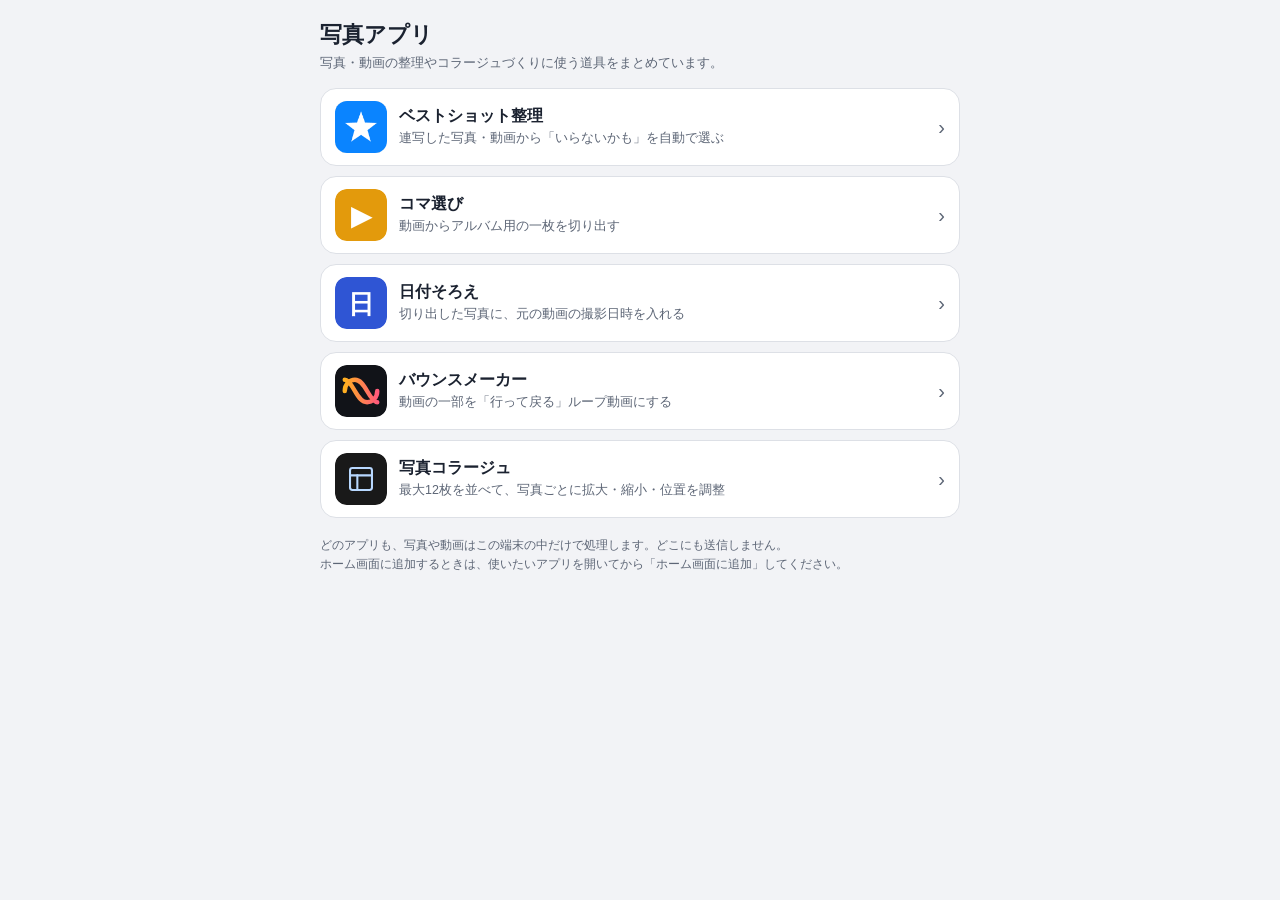
<file: index.html>
<!DOCTYPE html>
<html lang="ja">
<head>
<meta charset="utf-8">
<meta name="viewport" content="width=device-width, initial-scale=1, viewport-fit=cover">
<meta name="apple-mobile-web-app-capable" content="yes">
<meta name="mobile-web-app-capable" content="yes">
<meta name="apple-mobile-web-app-title" content="写真アプリ">
<title>写真アプリ</title>
<style>
  :root { --bg:#f2f3f6; --card:#fff; --fg:#1b2230; --mute:#5d6676; --line:#dde0e6; }
  @media (prefers-color-scheme: dark) { :root { --bg:#111318; --card:#1b1e26; --fg:#eef0f5; --mute:#9aa1b2; --line:#2b2f3a; } }
  * { box-sizing:border-box; -webkit-tap-highlight-color:transparent; }
  body { margin:0; background:var(--bg); color:var(--fg);
    font-family:-apple-system,BlinkMacSystemFont,"Hiragino Sans","Noto Sans JP",sans-serif;
    padding:env(safe-area-inset-top) max(16px, env(safe-area-inset-right)) calc(env(safe-area-inset-bottom) + 24px) max(16px, env(safe-area-inset-left)); }
  main { max-width:640px; margin:0 auto; }
  h1 { font-size:22px; margin:20px 0 4px; }
  p.lead { margin:0 0 16px; color:var(--mute); font-size:13px; }
  ul { list-style:none; margin:0; padding:0; display:grid; gap:10px; }
  a { display:grid; grid-template-columns:52px 1fr auto; gap:12px; align-items:center; padding:12px 14px;
    background:var(--card); border:1px solid var(--line); border-radius:16px; color:inherit; text-decoration:none; }
  a:active { opacity:.7; }
  img { width:52px; height:52px; border-radius:12px; display:block; }
  b { display:block; font-size:16px; }
  span { display:block; color:var(--mute); font-size:12.5px; line-height:1.5; margin-top:2px; }
  i { font-style:normal; color:var(--mute); font-size:20px; }
  footer { margin-top:18px; color:var(--mute); font-size:12px; line-height:1.6; }
</style>
</head>
<body>
<main>
  <h1>写真アプリ</h1>
  <p class="lead">写真・動画の整理やコラージュづくりに使う道具をまとめています。</p>
  <ul>
    <li><a href="best-shot-picker/"><img src="best-shot-picker/icon-180.png" alt=""><div><b>ベストショット整理</b><span>連写した写真・動画から「いらないかも」を自動で選ぶ</span></div><i>›</i></a></li>
    <li><a href="koma/"><img src="koma/icon.svg" alt=""><div><b>コマ選び</b><span>動画からアルバム用の一枚を切り出す</span></div><i>›</i></a></li>
    <li><a href="hizuke/"><img src="hizuke/icon.svg" alt=""><div><b>日付そろえ</b><span>切り出した写真に、元の動画の撮影日時を入れる</span></div><i>›</i></a></li>
    <li><a href="bounce/"><img src="bounce/icon.svg" alt=""><div><b>バウンスメーカー</b><span>動画の一部を「行って戻る」ループ動画にする</span></div><i>›</i></a></li>
    <li><a href="motto/"><img src="motto/icon.svg" alt=""><div><b>写真コラージュ</b><span>最大12枚を並べて、写真ごとに拡大・縮小・位置を調整</span></div><i>›</i></a></li>
  </ul>
  <footer>どのアプリも、写真や動画はこの端末の中だけで処理します。どこにも送信しません。<br>ホーム画面に追加するときは、使いたいアプリを開いてから「ホーム画面に追加」してください。</footer>
</main>
</body>
</html>
</file>
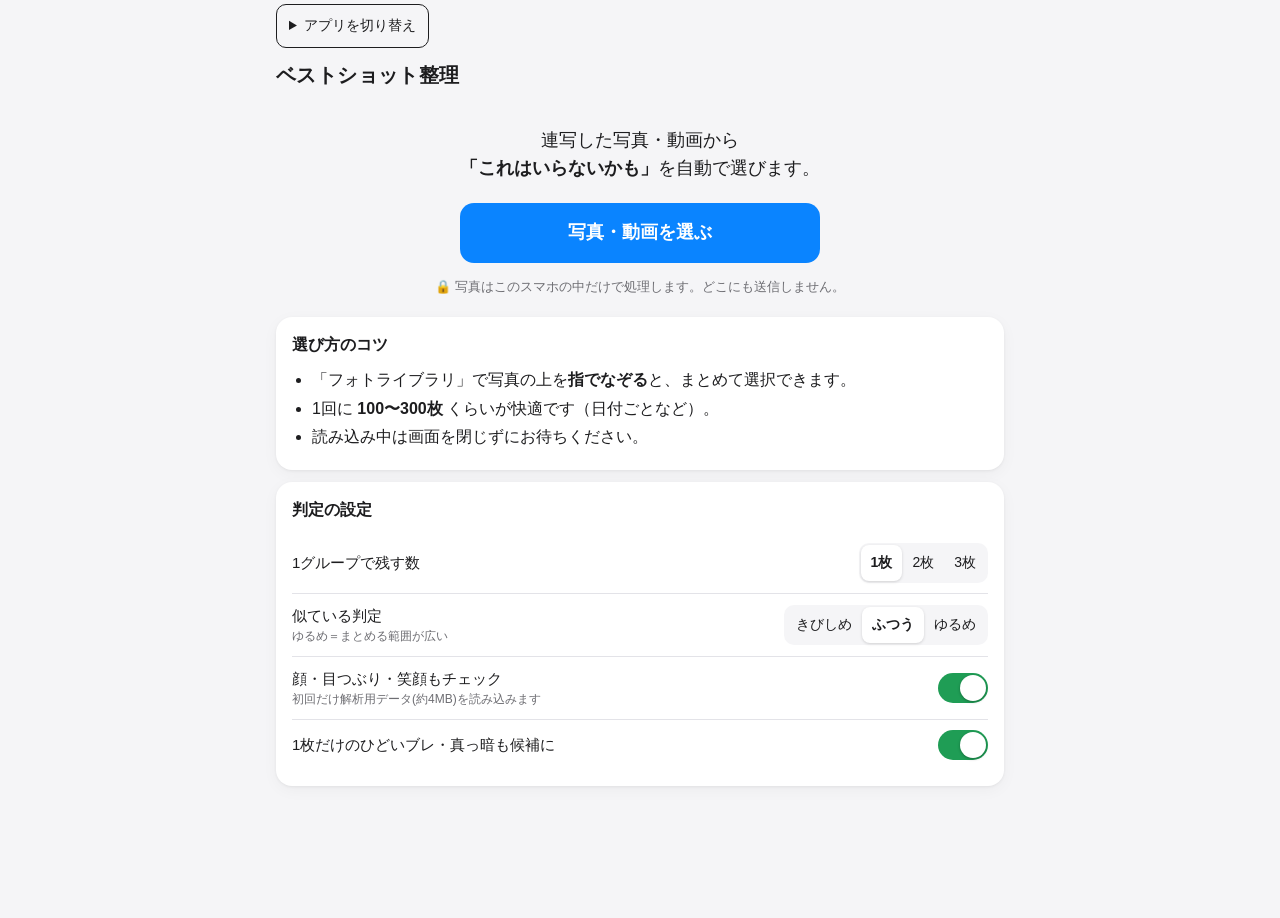
<file: best-shot-picker/index.html>
<!doctype html>
<html lang="ja">
<head>
  <meta charset="utf-8">
  <meta name="viewport" content="width=device-width, initial-scale=1, viewport-fit=cover">
  <title>ベストショット整理</title>
  <meta name="description" content="連写した写真・動画から「いらないかも」を自動で選ぶ。写真は端末の外に送信しません。">
  <meta name="theme-color" content="#f5f5f7" media="(prefers-color-scheme: light)">
  <meta name="theme-color" content="#111113" media="(prefers-color-scheme: dark)">
  <meta name="apple-mobile-web-app-capable" content="yes">
  <meta name="apple-mobile-web-app-title" content="ベストショット">
  <meta name="apple-mobile-web-app-status-bar-style" content="default">
  <link rel="apple-touch-icon" href="icon-180.png">
  <link rel="icon" href="icon-180.png">
  <link rel="manifest" href="manifest.webmanifest">
  <link rel="stylesheet" href="css/style.css">
<link rel="stylesheet" href="../app-nav.css">
</head>
<body>
  <nav class="photo-app-nav" aria-label="写真アプリ">
    <details>
      <summary>アプリを切り替え</summary>
      <ul>
        <li><a href="../koma/">コマ選び</a></li>
        <li><a href="../hizuke/">日付そろえ</a></li>
        <li><a href="../bounce/">バウンスメーカー</a></li>
        <li><a href="../motto/">写真コラージュ</a></li>
        <li><a href="../">写真アプリ一覧</a></li>
      </ul>
    </details>
  </nav>
  <header class="appbar">
    <h1>ベストショット整理</h1>
    <button id="btn-home" class="icon-btn" hidden aria-label="最初の画面へ">⌂</button>
  </header>

  <!-- 1. スタート -->
  <section id="screen-start" class="screen">
    <div id="resume" class="card resume" hidden></div>

    <div class="hero">
      <p class="lead">連写した写真・動画から<br><b>「これはいらないかも」</b>を自動で選びます。</p>
      <label class="primary big pick">
        <input id="file-input" type="file" accept="image/*,video/*" multiple hidden>
        写真・動画を選ぶ
      </label>
      <p class="privacy">🔒 写真はこのスマホの中だけで処理します。どこにも送信しません。</p>
    </div>

    <div class="card">
      <h2>選び方のコツ</h2>
      <ul class="tips">
        <li>「フォトライブラリ」で写真の上を<b>指でなぞる</b>と、まとめて選択できます。</li>
        <li>1回に <b>100〜300枚</b> くらいが快適です（日付ごとなど）。</li>
        <li>読み込み中は画面を閉じずにお待ちください。</li>
      </ul>
    </div>

    <div class="card">
      <h2>判定の設定</h2>
      <div id="settings-start"></div>
    </div>
  </section>

  <!-- 2. 解析中 -->
  <section id="screen-progress" class="screen" hidden>
    <div class="progress-wrap">
      <img id="prog-thumb" alt="">
      <p id="prog-text">準備中…</p>
      <div class="bar"><i id="prog-bar"></i></div>
      <p id="prog-sub" class="muted"></p>
      <button id="btn-cancel" class="ghost">中止して結果を見る</button>
    </div>
  </section>

  <!-- 3. 確認 -->
  <section id="screen-review" class="screen" hidden>
    <div class="summary">
      <div><b id="sum-del">0</b> 件が削除候補 <span id="sum-size" class="muted"></span></div>
      <p class="muted small">✓=残す ✕=削除候補。右下の丸ボタンで切替、写真をタップで拡大。</p>
    </div>
    <details class="card settings-inline">
      <summary>判定の設定を変える</summary>
      <div id="settings-review"></div>
      <p class="muted small">変更すると、手動で切り替えた内容はリセットされます。</p>
    </details>
    <div id="group-list"></div>
    <div class="bottom-bar">
      <button id="btn-finish" class="primary">削除の手順へ進む →</button>
    </div>
  </section>

  <!-- 4. 削除の手順 -->
  <section id="screen-finish" class="screen" hidden>
    <div class="card album">
      <h2>まとめて削除する</h2>
      <p class="small">iPhoneの「ショートカット」アプリを使って、削除候補を写真アプリから<b>まとめて削除</b>します。消す前に「○枚の写真を削除しますか？」と確認が出ます。</p>
      <button id="btn-album" class="primary album-btn">まとめて削除</button>
      <p id="album-note" class="muted small"></p>
      <div id="album-mix" hidden>
        <p class="small"><b>⚠ 次の写真は自動では消しません。</b>同じ秒に「残す」写真があり、間違って消してしまうのを防ぐためです。下の一覧を見て手で消してください。</p>
        <div class="strip" id="album-mix-strip"></div>
      </div>
      <button id="btn-album-done" class="ghost" hidden>削除できた → 削除済みにする</button>
      <a class="link" href="shortcut.html">初めて使うとき：ショートカットの作り方（5分）</a>
    </div>

    <div class="card how">
      <h2>手で消す場合</h2>
      <p>iPhoneの仕組み上、ブラウザから写真を直接消すことはできません。ショートカットを使わないときは、この一覧を見ながら写真アプリで消してください。</p>
      <ol>
        <li>写真アプリで右上の<b>「選択」</b></li>
        <li>下の一覧と<b>同じ時刻</b>のあたりで、<b class="del-mark">✕</b> の写真をタップ</li>
        <li>🗑 で削除 → ここに戻って「削除した」をタップ</li>
      </ol>
      <p class="muted small">この画面の状態は自動で保存されます。アプリを行き来しても大丈夫。<br>消した写真は「最近削除した項目」に30日間残ります。</p>
    </div>
    <div class="finish-progress">
      <div class="bar"><i id="fin-bar"></i></div>
      <p id="fin-text"></p>
    </div>
    <div id="finish-list"></div>
    <div class="finish-actions">
      <button id="btn-back-review" class="ghost">← 選び直す</button>
      <button id="btn-new" class="ghost">新しく整理する</button>
    </div>
  </section>

  <!-- 拡大表示 -->
  <div id="viewer" class="viewer" hidden>
    <div class="v-top">
      <button id="v-close" class="icon-btn" aria-label="閉じる">✕</button>
      <span id="v-pos"></span>
      <span id="v-time" class="muted"></span>
    </div>
    <div class="v-stage" id="v-stage">
      <img id="v-img" alt="">
      <video id="v-video" controls playsinline hidden></video>
    </div>
    <div class="v-info" id="v-info"></div>
    <div class="v-actions">
      <button id="v-prev" class="icon-btn big" aria-label="前へ">‹</button>
      <button id="v-toggle" class="toggle-big"></button>
      <button id="v-next" class="icon-btn big" aria-label="次へ">›</button>
    </div>
  </div>

  <div id="toast" class="toast" hidden></div>

  <script type="module" src="js/app.js"></script>
</body>
</html>
</file>
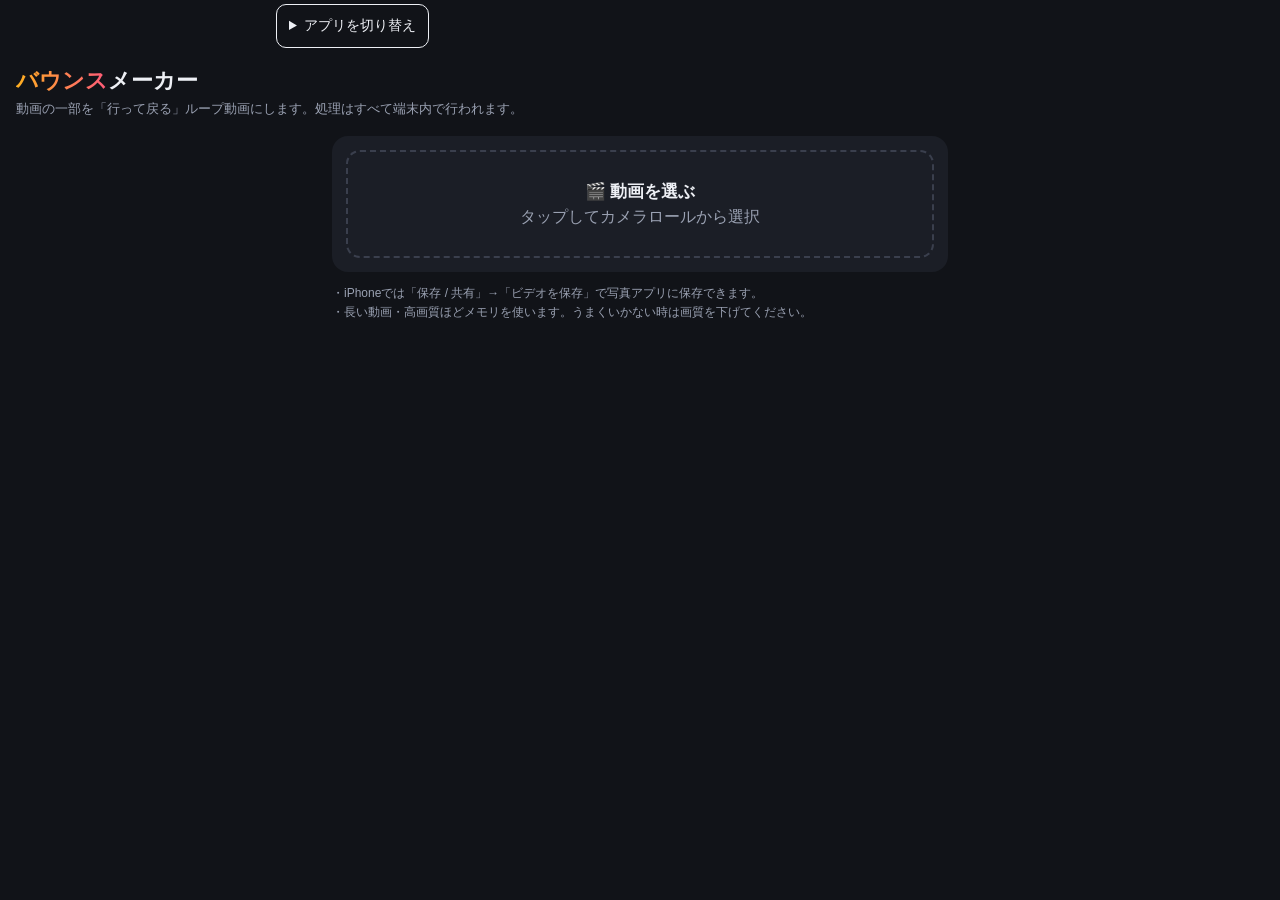
<file: bounce/index.html>
<!DOCTYPE html>
<html lang="ja">
<head>
<meta charset="utf-8">
<meta name="viewport" content="width=device-width, initial-scale=1, viewport-fit=cover">
<meta name="apple-mobile-web-app-capable" content="yes">
<meta name="mobile-web-app-capable" content="yes">
<meta name="apple-mobile-web-app-title" content="バウンス">
<meta name="theme-color" content="#111318">
<title>バウンスメーカー</title>
<link rel="icon" href="icon.svg" type="image/svg+xml">
<link rel="manifest" href="manifest.webmanifest">
<style>
  :root { --bg:#111318; --card:#1b1e26; --fg:#eef0f5; --mute:#9aa1b2; --acc:#ffb020; --acc2:#ff5a7a; }
  * { box-sizing:border-box; -webkit-tap-highlight-color:transparent; }
  body { margin:0; background:var(--bg); color:var(--fg);
    font-family:-apple-system,BlinkMacSystemFont,"Hiragino Sans","Noto Sans JP",sans-serif;
    padding:env(safe-area-inset-top) 0 calc(env(safe-area-inset-bottom) + 24px); }
  header { padding:18px 16px 6px; }
  h1 { margin:0; font-size:22px; }
  h1 span { background:linear-gradient(90deg,var(--acc),var(--acc2)); -webkit-background-clip:text; background-clip:text; color:transparent; }
  header p { margin:4px 0 0; color:var(--mute); font-size:13px; }
  main { max-width:640px; margin:0 auto; padding:0 12px; }
  .card { background:var(--card); border-radius:16px; padding:14px; margin-top:12px; }
  .pick { display:block; text-align:center; padding:28px 12px; border:2px dashed #3a3f4d; border-radius:14px; color:var(--mute); cursor:pointer; }
  .pick b { display:block; color:var(--fg); font-size:17px; margin-bottom:4px; }
  input[type=file] { display:none; }
  video, canvas.view { width:100%; max-height:60vh; object-fit:contain; background:#000; border-radius:12px; display:block; }
  .row { margin-top:14px; }
  .row label { display:flex; justify-content:space-between; font-size:14px; margin-bottom:6px; }
  .row label output { color:var(--acc); font-variant-numeric:tabular-nums; }
  input[type=range] { width:100%; accent-color:var(--acc); height:28px; }
  .seg { display:flex; gap:6px; }
  .seg button { flex:1; padding:9px 0; border-radius:10px; border:1px solid #333847; background:transparent; color:var(--fg); font-size:14px; }
  .seg button.on { background:var(--acc); color:#111; border-color:var(--acc); font-weight:700; }
  .btn { width:100%; margin-top:14px; padding:15px; border:0; border-radius:14px; font-size:17px; font-weight:700;
    background:linear-gradient(90deg,var(--acc),var(--acc2)); color:#111; }
  .btn.sub { background:#2a2e3a; color:var(--fg); }
  .btn:disabled { opacity:.45; }
  .progress { height:6px; background:#2a2e3a; border-radius:3px; overflow:hidden; margin-top:12px; display:none; }
  .progress > div { height:100%; width:0; background:var(--acc); transition:width .1s; }
  .status { color:var(--mute); font-size:13px; margin-top:8px; min-height:1em; }
  .hidden { display:none !important; }
  a.dl { display:block; text-align:center; margin-top:10px; color:var(--acc); font-size:14px; }
  .note { color:var(--mute); font-size:12px; line-height:1.6; }
</style>
<link rel="stylesheet" href="../app-nav.css">
</head>
<body>
<nav class="photo-app-nav" aria-label="写真アプリ">
  <details>
    <summary>アプリを切り替え</summary>
    <ul>
      <li><a href="../best-shot-picker/">ベストショット整理</a></li>
      <li><a href="../koma/">コマ選び</a></li>
      <li><a href="../hizuke/">日付そろえ</a></li>
      <li><a href="../motto/">写真コラージュ</a></li>
      <li><a href="../">写真アプリ一覧</a></li>
    </ul>
  </details>
</nav>
<header>
  <h1><span>バウンス</span>メーカー</h1>
  <p>動画の一部を「行って戻る」ループ動画にします。処理はすべて端末内で行われます。</p>
</header>
<main>
  <section class="card">
    <label class="pick" id="pickLabel">
      <b>🎬 動画を選ぶ</b>タップしてカメラロールから選択
      <input type="file" id="file" accept="video/*">
    </label>
    <div id="editor" class="hidden">
      <video id="src" playsinline muted preload="auto"></video>
      <div class="row">
        <label>開始位置 <output id="startOut">0.00s</output></label>
        <input type="range" id="start" min="0" max="1" step="0.01" value="0">
      </div>
      <div class="row">
        <label>長さ <output id="lenOut">1.5s</output></label>
        <input type="range" id="len" min="0.3" max="4" step="0.1" value="1.5">
      </div>
      <div class="row">
        <label>スピード</label>
        <div class="seg" data-key="speed">
          <button data-v="0.5">0.5x</button><button data-v="1">1x</button><button data-v="1.5" class="on">1.5x</button><button data-v="2">2x</button>
        </div>
      </div>
      <div class="row">
        <label>ループ回数（書き出し時）</label>
        <div class="seg" data-key="loops">
          <button data-v="1">1</button><button data-v="2">2</button><button data-v="3" class="on">3</button><button data-v="5">5</button>
        </div>
      </div>
      <div class="row">
        <label>画質</label>
        <div class="seg" data-key="size">
          <button data-v="480">低</button><button data-v="720" class="on">中</button><button data-v="1080">高</button>
        </div>
      </div>
      <div class="row">
        <label>なめらかさ (fps)</label>
        <div class="seg" data-key="fps">
          <button data-v="15">15</button><button data-v="24">24</button><button data-v="30" class="on">30</button>
        </div>
      </div>
      <button class="btn" id="make">バウンスを作る</button>
      <div class="progress" id="prog"><div></div></div>
      <div class="status" id="status"></div>
    </div>
  </section>

  <section class="card hidden" id="previewCard">
    <canvas class="view" id="view"></canvas>
    <button class="btn" id="export">動画として書き出す</button>
  </section>

  <section class="card hidden" id="resultCard">
    <video id="result" playsinline loop muted autoplay controls></video>
    <button class="btn" id="share">保存 / 共有</button>
    <a class="dl" id="dl" download>ファイルをダウンロード</a>
  </section>

  <p class="note">
    ・iPhoneでは「保存 / 共有」→「ビデオを保存」で写真アプリに保存できます。<br>
    ・長い動画・高画質ほどメモリを使います。うまくいかない時は画質を下げてください。
  </p>
</main>

<script>
(() => {
  const $ = id => document.getElementById(id);
  const fileIn = $('file'), src = $('src'), view = $('view'), vctx = view.getContext('2d');
  const startIn = $('start'), lenIn = $('len');
  const opts = { speed: 1.5, loops: 3, size: 720, fps: 30 };
  let frames = [], playing = 0, srcURL = null, resultURL = null, resultBlob = null, primed = false;

  // segmented buttons
  document.querySelectorAll('.seg').forEach(seg => {
    seg.addEventListener('click', e => {
      const b = e.target.closest('button'); if (!b) return;
      seg.querySelectorAll('button').forEach(x => x.classList.toggle('on', x === b));
      opts[seg.dataset.key] = parseFloat(b.dataset.v);
    });
  });

  const setStatus = t => $('status').textContent = t;
  const setProg = p => {
    $('prog').style.display = p == null ? 'none' : 'block';
    $('prog').firstElementChild.style.width = ((p || 0) * 100) + '%';
  };

  fileIn.addEventListener('change', () => {
    const f = fileIn.files[0]; if (!f) return;
    if (srcURL) URL.revokeObjectURL(srcURL);
    srcURL = URL.createObjectURL(f);
    primed = false;
    src.src = srcURL;
    src.load();
    $('pickLabel').querySelector('b').textContent = '🎬 別の動画を選ぶ';
    $('editor').classList.remove('hidden');
    $('previewCard').classList.add('hidden');
    $('resultCard').classList.add('hidden');
    stopPreview();
    setStatus('読み込み中…');
  });

  src.addEventListener('loadedmetadata', () => {
    const d = src.duration;
    startIn.max = Math.max(0, d - 0.3).toFixed(2);
    startIn.value = 0;
    lenIn.max = Math.min(4, d).toFixed(1);
    lenIn.value = Math.min(1.5, d).toFixed(1);
    updateOut();
    seek(0.001);
    setStatus(`${d.toFixed(1)}秒 / ${src.videoWidth}×${src.videoHeight}`);
  });

  function updateOut() {
    $('startOut').textContent = (+startIn.value).toFixed(2) + 's';
    $('lenOut').textContent = (+lenIn.value).toFixed(1) + 's';
  }
  startIn.addEventListener('input', () => { updateOut(); src.currentTime = +startIn.value; });
  lenIn.addEventListener('input', updateOut);

  function seek(t) {
    return new Promise(res => {
      const done = () => { src.removeEventListener('seeked', done); clearTimeout(to); res(); };
      const to = setTimeout(done, 3000);
      src.addEventListener('seeked', done);
      src.currentTime = t;
    });
  }

  async function prime() {
    // iOS Safari doesn't paint video frames to canvas until it has played once
    if (primed) return;
    try { await src.play(); } catch (e) {}
    src.pause();
    primed = true;
  }

  $('make').addEventListener('click', async () => {
    if (!src.duration) return;
    $('make').disabled = true;
    stopPreview();
    frames.forEach(f => f.close && f.close());
    frames = [];
    try {
      await prime();
      const start = +startIn.value;
      const end = Math.min(src.duration - 0.01, start + (+lenIn.value));
      const step = opts.speed / opts.fps;
      const times = [];
      for (let t = start; t <= end; t += step) times.push(t);
      if (times.length < 2) throw new Error('範囲が短すぎます');

      const scale = Math.min(1, opts.size / Math.max(src.videoWidth, src.videoHeight));
      const w = Math.round(src.videoWidth * scale / 2) * 2, h = Math.round(src.videoHeight * scale / 2) * 2;
      const c = document.createElement('canvas'); c.width = w; c.height = h;
      const cx = c.getContext('2d');
      setStatus('フレームを取り出し中…');
      for (let i = 0; i < times.length; i++) {
        await seek(times[i]);
        cx.drawImage(src, 0, 0, w, h);
        let fr;
        if (window.createImageBitmap) fr = await createImageBitmap(c);
        else { fr = document.createElement('canvas'); fr.width = w; fr.height = h; fr.getContext('2d').drawImage(c, 0, 0); }
        frames.push(fr);
        setProg((i + 1) / times.length);
      }
      view.width = w; view.height = h;
      $('previewCard').classList.remove('hidden');
      $('resultCard').classList.add('hidden');
      setStatus(`${frames.length}フレーム（${w}×${h}）`);
      startPreview();
      $('previewCard').scrollIntoView({ behavior: 'smooth' });
    } catch (e) {
      setStatus('エラー: ' + e.message);
    } finally {
      setProg(null);
      $('make').disabled = false;
    }
  });

  // forward then backward, without repeating the end frames
  const bounceOrder = () => {
    const n = frames.length, o = [];
    for (let i = 0; i < n; i++) o.push(i);
    for (let i = n - 2; i > 0; i--) o.push(i);
    return o;
  };

  function startPreview() {
    const order = bounceOrder(), id = ++playing, iv = 1000 / opts.fps;
    let t0 = performance.now();
    const tick = now => {
      if (id !== playing) return;
      const k = Math.max(0, Math.floor((now - t0) / iv)) % order.length;
      vctx.drawImage(frames[order[k]], 0, 0);
      requestAnimationFrame(tick);
    };
    requestAnimationFrame(tick);
  }
  function stopPreview() { playing++; }

  function pickMime() {
    if (!window.MediaRecorder) return null;
    const list = ['video/mp4;codecs=avc1', 'video/mp4', 'video/webm;codecs=vp9', 'video/webm;codecs=vp8', 'video/webm'];
    return list.find(m => MediaRecorder.isTypeSupported(m)) || '';
  }

  $('export').addEventListener('click', async () => {
    const mime = pickMime();
    if (mime === null || !view.captureStream) { alert('このブラウザは動画の書き出しに対応していません'); return; }
    $('export').disabled = true; $('make').disabled = true;
    stopPreview();
    const order = bounceOrder(), fps = opts.fps, iv = 1000 / fps;
    const seq = [];
    for (let l = 0; l < opts.loops; l++) seq.push(...order);
    seq.push(0);

    const stream = view.captureStream(fps);
    const rec = new MediaRecorder(stream, mime ? { mimeType: mime, videoBitsPerSecond: 8_000_000 } : undefined);
    const chunks = [];
    rec.ondataavailable = e => e.data.size && chunks.push(e.data);
    const stopped = new Promise(r => rec.onstop = r);

    vctx.drawImage(frames[0], 0, 0);
    rec.start();
    setStatus('書き出し中…（再生時間ぶんかかります）');
    await new Promise(res => {
      const t0 = performance.now();
      const tick = now => {
        const k = Math.max(0, Math.floor((now - t0) / iv));
        if (k >= seq.length) return res();
        vctx.drawImage(frames[seq[k]], 0, 0);
        setProg(k / seq.length);
        requestAnimationFrame(tick);
      };
      requestAnimationFrame(tick);
    });
    await new Promise(r => setTimeout(r, iv * 2));
    rec.stop();
    await stopped;
    stream.getTracks().forEach(t => t.stop());

    const type = (rec.mimeType || mime || 'video/webm').split(';')[0];
    resultBlob = new Blob(chunks, { type });
    if (resultURL) URL.revokeObjectURL(resultURL);
    resultURL = URL.createObjectURL(resultBlob);
    const ext = type.includes('mp4') ? 'mp4' : 'webm';
    const name = `bounce_${Date.now()}.${ext}`;
    $('result').src = resultURL;
    $('dl').href = resultURL; $('dl').download = name;
    $('share').dataset.name = name;
    $('resultCard').classList.remove('hidden');
    $('resultCard').scrollIntoView({ behavior: 'smooth' });
    setProg(null);
    setStatus(`完成！ ${(resultBlob.size / 1024 / 1024).toFixed(1)}MB (${ext})`);
    $('export').disabled = false; $('make').disabled = false;
    startPreview();
  });

  $('share').addEventListener('click', async () => {
    if (!resultBlob) return;
    const file = new File([resultBlob], $('share').dataset.name, { type: resultBlob.type });
    if (navigator.canShare && navigator.canShare({ files: [file] })) {
      try { await navigator.share({ files: [file] }); } catch (e) {}
    } else {
      $('dl').click();
    }
  });
})();
</script>
</body>
</html>
</file>
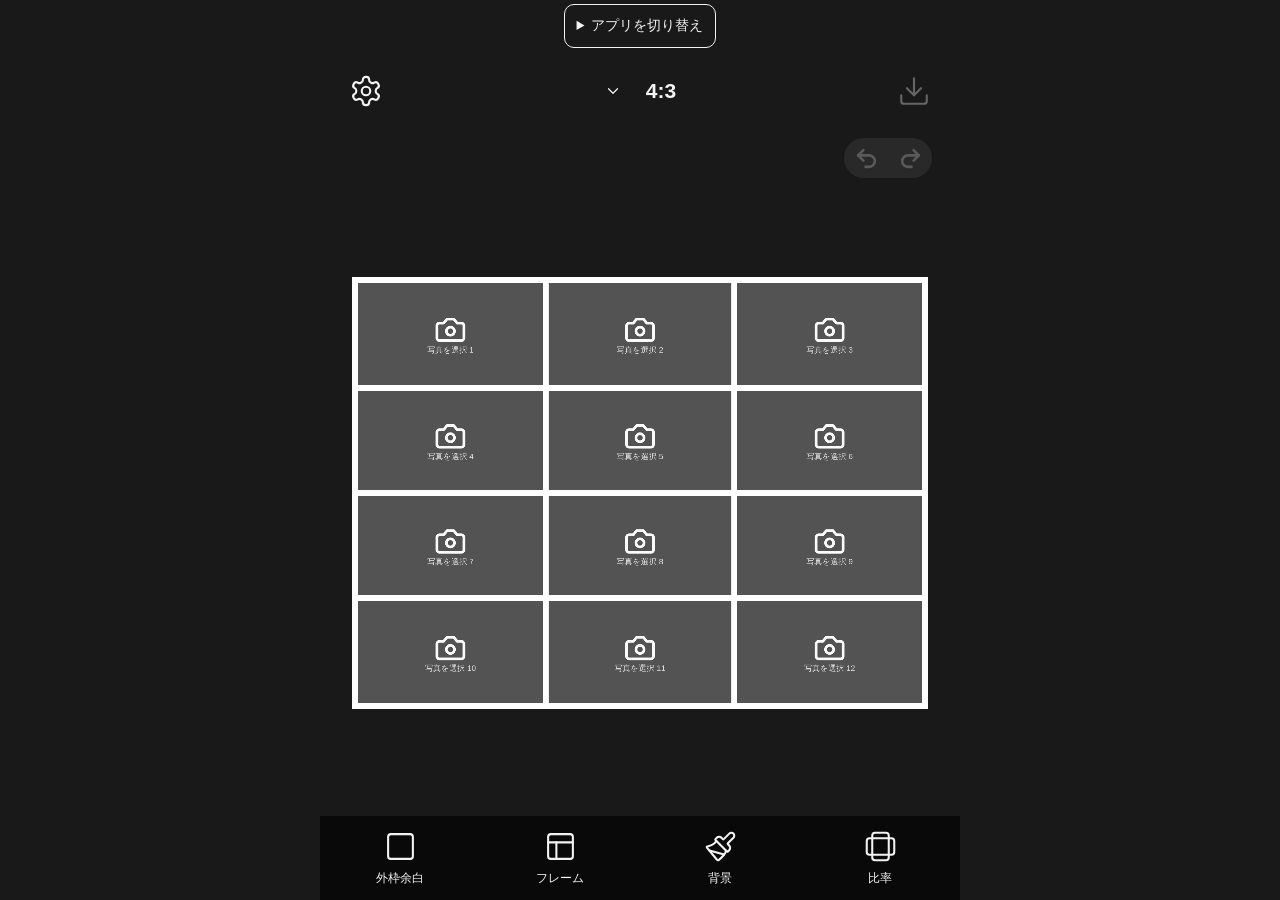
<file: motto/index.html>
<!doctype html>
<html lang="ja"><head><meta charset="utf-8"><meta name="viewport" content="width=device-width,initial-scale=1,viewport-fit=cover"><meta name="theme-color" content="#191919"><meta name="description" content="最大12枚の写真を自由に並べ、拡大縮小・位置調整できる写真コラージュ。"><title>motto — 写真コラージュ</title><link rel="stylesheet" href="style.css?v=menu2"><link rel="stylesheet" href="../app-nav.css">
</head><body>
<main class="app">
<nav class="photo-app-nav" aria-label="写真アプリ">
  <details>
    <summary>アプリを切り替え</summary>
    <ul>
      <li><a href="../best-shot-picker/">ベストショット整理</a></li>
      <li><a href="../koma/">コマ選び</a></li>
      <li><a href="../hizuke/">日付そろえ</a></li>
      <li><a href="../bounce/">バウンスメーカー</a></li>
      <li><a href="../">写真アプリ一覧</a></li>
    </ul>
  </details>
</nav>
<header class="toolbar"><button id="settings" class="icon-button" aria-label="保存設定"><svg class="lucide" viewBox="0 0 24 24" aria-hidden="true"><use href="icons.svg#settings"></use></svg></button><button id="ratio-top" class="ratio-button" aria-label="全体の比率を変更"><svg class="lucide" viewBox="0 0 24 24" aria-hidden="true"><use href="icons.svg#chevron-down"></use></svg><strong id="ratio-label">4:3</strong></button><button id="save" class="icon-button" aria-label="画像を保存" disabled><svg class="lucide" viewBox="0 0 24 24" aria-hidden="true"><use href="icons.svg#download"></use></svg></button></header>
<div class="history-row"><div class="history-controls"><button id="undo" aria-label="元に戻す" disabled><svg class="lucide" viewBox="0 0 24 24" aria-hidden="true"><use href="icons.svg#undo-2"></use></svg></button><button id="redo" aria-label="やり直す" disabled><svg class="lucide" viewBox="0 0 24 24" aria-hidden="true"><use href="icons.svg#redo-2"></use></svg></button></div></div><section id="preview-area" class="preview-area" aria-label="コラージュプレビュー"><div class="canvas-wrap"><canvas id="preview" width="1600" height="1200" tabindex="0" aria-label="枠をタップして写真を追加・編集。写真一覧からも編集できます。"></canvas></div></section>
<section class="editor-panel" aria-label="コラージュの編集"><div id="panel-header" class="panel-header" hidden><h2 id="panel-title"></h2><button id="panel-close" class="close-button" aria-label="メニューを閉じる"><svg class="lucide" viewBox="0 0 24 24" aria-hidden="true"><use href="icons.svg#x"></use></svg></button></div><input type="file" id="photos" accept="image/*" multiple hidden>
<section id="panel-frames" class="tool-panel" aria-label="フレーム一覧" hidden><div class="panel-actions"><span id="photo-count">0 / 12枚</span><label class="pill secondary" for="photos"><svg class="lucide" viewBox="0 0 24 24" aria-hidden="true"><use href="icons.svg#image-plus"></use></svg>写真を追加</label><button class="pill" id="custom-open">カスタム</button><button class="pill" id="create-open"><svg class="lucide" viewBox="0 0 24 24" aria-hidden="true"><use href="icons.svg#plus"></use></svg>作成</button></div><div id="frame-gallery" class="frame-gallery"></div></section>
<section id="panel-spacing" class="tool-panel settings-panel" aria-label="外枠と余白" hidden><h2>外枠と余白</h2><div class="range-heading"><label for="outer">外側の余白</label><output id="outer-value">16 px</output></div><input type="range" id="outer" min="0" max="100" value="16"><div class="range-heading"><label for="gap">写真の間隔</label><output id="gap-value">16 px</output></div><input type="range" id="gap" min="0" max="64" value="16"><div class="range-heading"><label for="rounding">角の丸み</label><output id="rounding-value">0 px</output></div><input type="range" id="rounding" min="0" max="80" value="0"></section>
<section id="panel-background" class="tool-panel settings-panel" aria-label="背景色" hidden><h2>背景</h2><p class="help">余白や写真を縮小した部分の色を変えます。</p><div id="swatches" class="swatches"></div><label class="color-label" for="background">好きな色を選ぶ<input type="color" id="background" value="#ffffff"></label></section>
<section id="panel-ratio" class="tool-panel settings-panel" aria-label="全体の比率" hidden><h2>全体の比率</h2><div id="ratios" class="ratio-options"><button data-ratio="1.3333333333333333" data-label="4:3" aria-pressed="true">4:3<span>横長</span></button><button data-ratio="0.75" data-label="3:4" aria-pressed="false">3:4<span>縦長</span></button><button data-ratio="1" data-label="1:1" aria-pressed="false">1:1<span>正方形</span></button><button data-ratio="0.8" data-label="4:5" aria-pressed="false">4:5<span>縦長</span></button><button data-ratio="1.5" data-label="3:2" aria-pressed="false">3:2<span>横長</span></button><button data-ratio="0.5625" data-label="9:16" aria-pressed="false">9:16<span>ストーリー</span></button></div></section>
<nav id="counts" class="counts" aria-label="写真の枚数" hidden></nav><nav class="tools" aria-label="編集ツール"><button data-tool="spacing" aria-pressed="false"><svg class="lucide" viewBox="0 0 24 24" aria-hidden="true"><use href="icons.svg#square"></use></svg>外枠余白</button><button data-tool="frames" aria-pressed="false"><svg class="lucide" viewBox="0 0 24 24" aria-hidden="true"><use href="icons.svg#panels-top-left"></use></svg>フレーム</button><button data-tool="background" aria-pressed="false"><svg class="lucide" viewBox="0 0 24 24" aria-hidden="true"><use href="icons.svg#paintbrush"></use></svg>背景</button><button data-tool="ratio" aria-pressed="false"><svg class="lucide" viewBox="0 0 24 24" aria-hidden="true"><use href="icons.svg#ratio"></use></svg>比率</button></nav></section>
<p id="status" role="status" aria-live="polite"></p></main>
<dialog id="photo-editor" aria-labelledby="edit-title"><div class="dialog-heading"><h2 id="edit-title">写真を調整</h2><button id="edit-done" class="pill"><svg class="lucide" viewBox="0 0 24 24" aria-hidden="true"><use href="icons.svg#check"></use></svg>完了</button></div><p class="help">ドラッグで移動・2本指で拡大縮小</p><div class="edit-stage"><canvas id="edit-canvas" aria-label="写真の位置調整"></canvas></div><div class="range-heading"><label for="zoom">拡大・縮小</label><output id="zoom-value">100%</output></div><input type="range" id="zoom" min="25" max="400" value="100"><div class="range-heading"><label for="position-x">左右の位置</label></div><input type="range" id="position-x" min="-100" max="100" value="0"><div class="range-heading"><label for="position-y">上下の位置</label></div><input type="range" id="position-y" min="-100" max="100" value="0"><div class="dialog-actions"><button id="edit-reset" class="text-button"><svg class="lucide" viewBox="0 0 24 24" aria-hidden="true"><use href="icons.svg#rotate-ccw"></use></svg>リセット</button><button id="edit-replace" class="text-button"><svg class="lucide" viewBox="0 0 24 24" aria-hidden="true"><use href="icons.svg#image-plus"></use></svg>変更</button><button id="edit-delete" class="text-button danger"><svg class="lucide" viewBox="0 0 24 24" aria-hidden="true"><use href="icons.svg#trash-2"></use></svg>削除</button></div></dialog>
<dialog id="custom-dialog" aria-labelledby="custom-title"><div class="dialog-heading"><h2 id="custom-title">カスタムフレーム</h2><button class="close-button" data-close="custom-dialog" aria-label="閉じる"><svg class="lucide" viewBox="0 0 24 24" aria-hidden="true"><use href="icons.svg#x"></use></svg></button></div><p class="help">縦の段数と横の列数を指定します（合計12枚まで）。</p><form id="custom-form"><div class="custom-fields"><label>縦（段）<input id="custom-rows" type="number" min="1" max="12" value="4" required></label><span>×</span><label>横（列）<input id="custom-cols" type="number" min="1" max="12" value="3" required></label></div><p id="custom-error" role="alert"></p><button class="pill wide" type="submit">このフレームで作成</button></form></dialog>
<dialog id="settings-dialog" aria-labelledby="settings-title"><div class="dialog-heading"><h2 id="settings-title">保存設定</h2><button class="close-button" data-close="settings-dialog" aria-label="閉じる"><svg class="lucide" viewBox="0 0 24 24" aria-hidden="true"><use href="icons.svg#x"></use></svg></button></div><p class="help"><a href="../" style="color:#72baff">写真アプリ一覧へ</a></p><label class="field-label" for="resolution">画像の長辺</label><select id="resolution"><option value="1600">1600 px（標準）</option><option value="2400">2400 px（高画質）</option></select><p class="help">写真は端末内で処理し、サーバーには送信しません。</p><p class="help">PNG形式で保存。空の枠は背景色になります。</p><p class="help">対応スマホでは共有メニューの「画像を保存」を選べます。</p><button id="settings-save" class="pill wide">画像を保存</button></dialog>
<script src="app.js?v=menu2" defer></script></body></html>
</file>
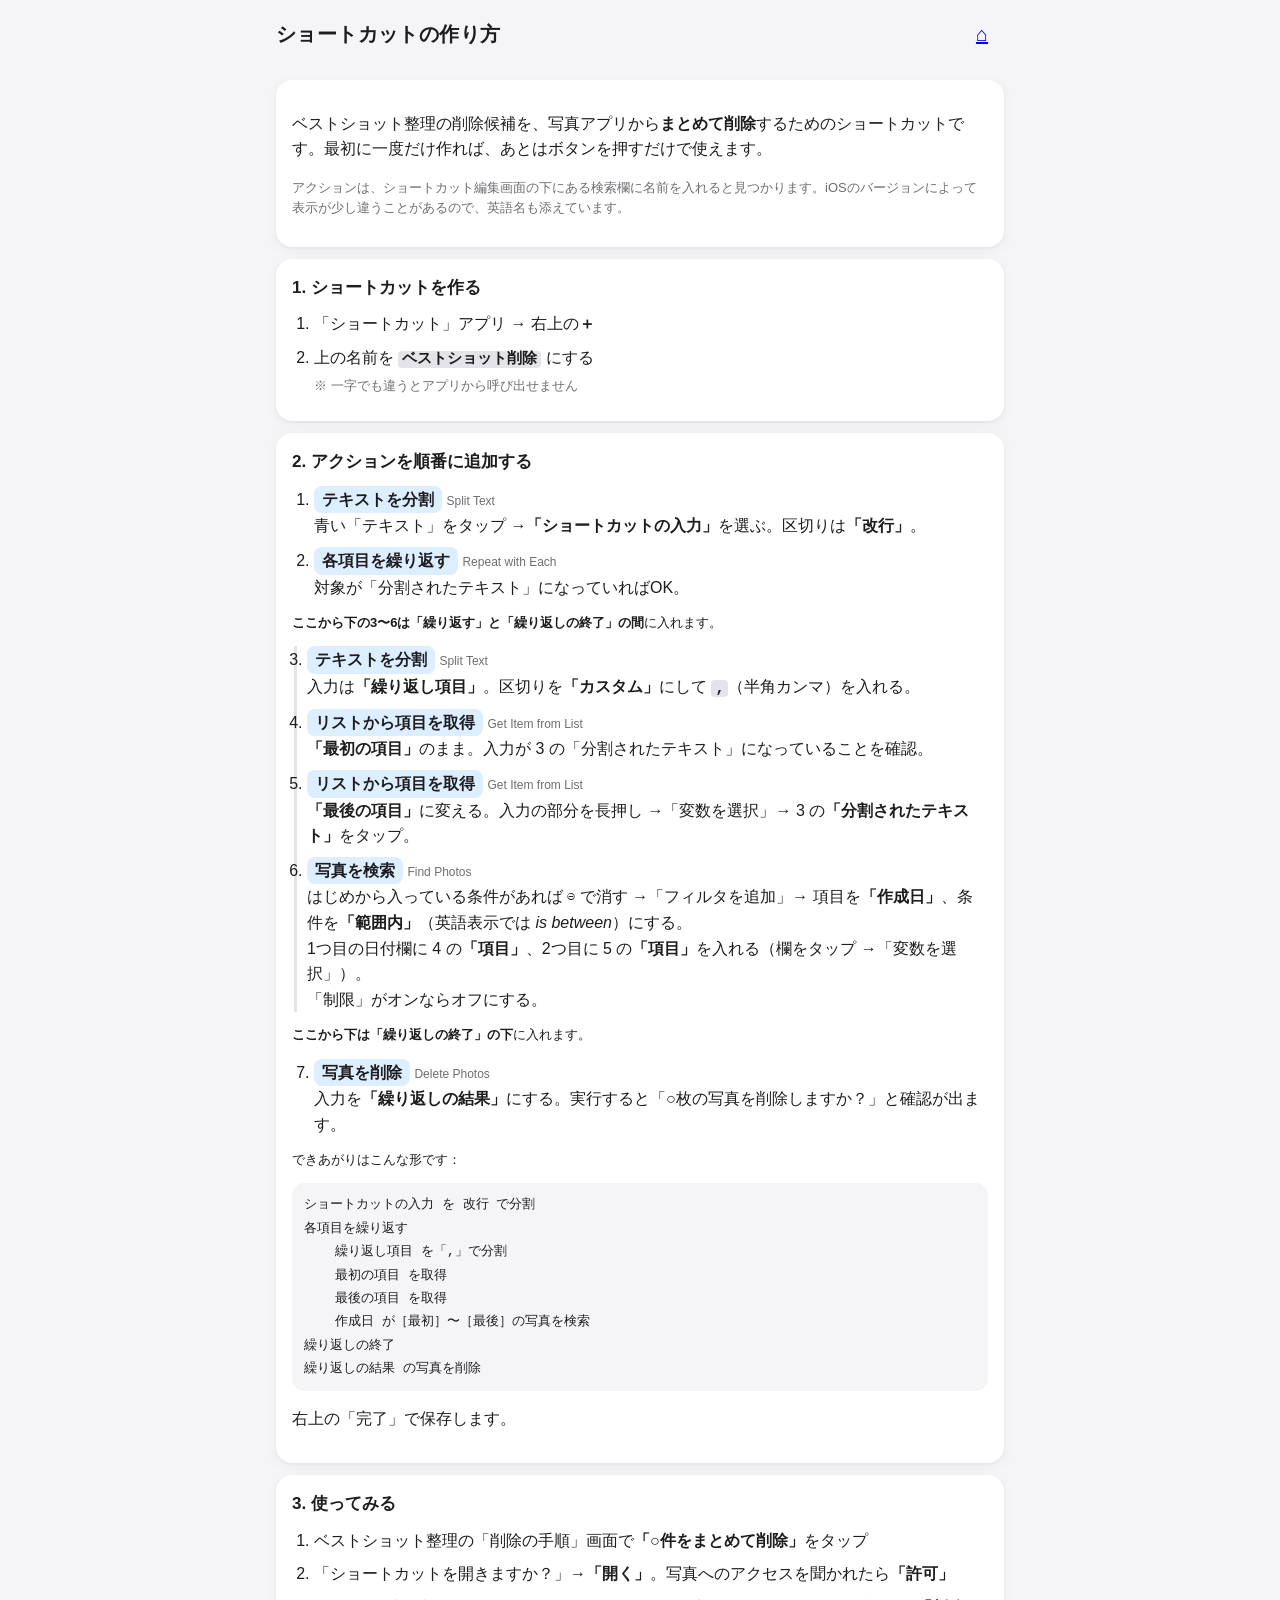
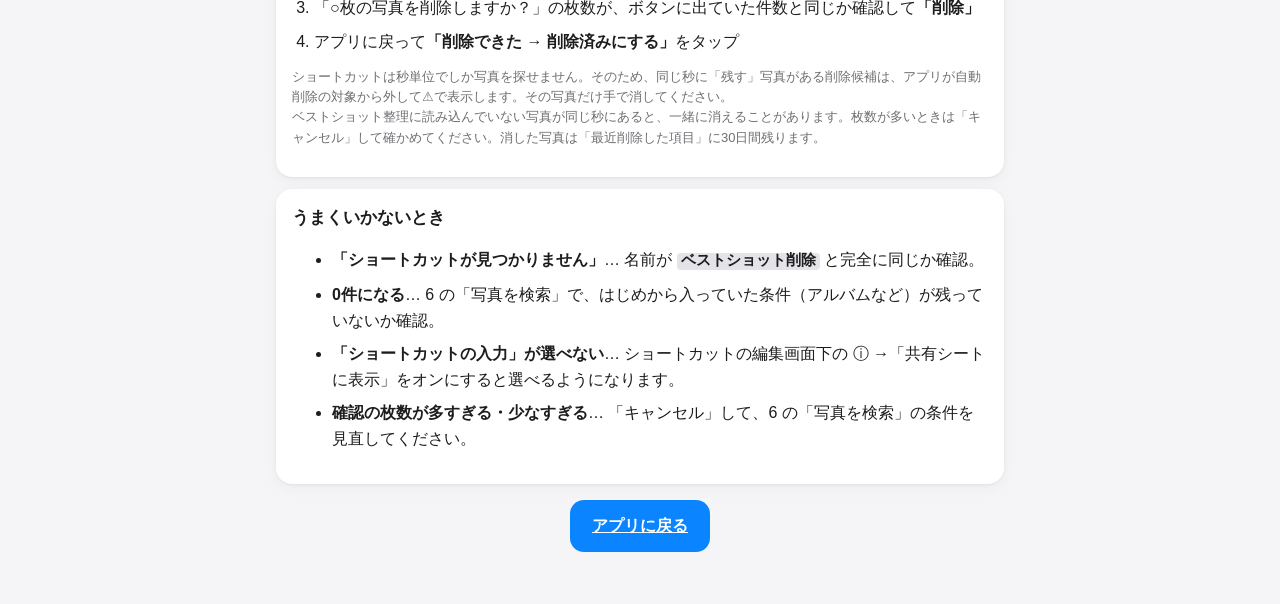
<file: best-shot-picker/shortcut.html>
<!doctype html>
<html lang="ja">
<head>
  <meta charset="utf-8">
  <meta name="viewport" content="width=device-width, initial-scale=1, viewport-fit=cover">
  <title>ショートカットの作り方</title>
  <meta name="theme-color" content="#f5f5f7" media="(prefers-color-scheme: light)">
  <meta name="theme-color" content="#111113" media="(prefers-color-scheme: dark)">
  <link rel="icon" href="icon-180.png">
  <link rel="stylesheet" href="css/style.css">
  <style>
    .guide { padding-bottom: 40px; }
    .guide h2 { font-size: 17px; }
    .guide ol { padding-left: 22px; margin: 6px 0; }
    .guide li { margin: 8px 0; line-height: 1.6; }
    .guide .act { display: inline-block; font-weight: 700; padding: 1px 8px; border-radius: 8px; background: color-mix(in srgb, var(--accent) 14%, transparent); }
    .guide .en { color: var(--muted); font-size: 12px; }
    .guide .in { border-left: 3px solid var(--line); padding-left: 10px; margin: 6px 0 6px 2px; }
    .guide code { font-size: 15px; font-weight: 700; padding: 0 4px; border-radius: 4px; background: var(--line); }
    .guide .tip { font-size: 13px; color: var(--muted); }
    .guide .preview { font-size: 13px; line-height: 1.8; background: var(--bg); border-radius: 12px; padding: 10px 12px; margin: 0; white-space: pre-wrap; }
  </style>
</head>
<body>
  <header class="appbar">
    <h1>ショートカットの作り方</h1>
    <a class="icon-btn" href="./" aria-label="アプリに戻る">⌂</a>
  </header>

  <main class="screen guide">
    <div class="card">
      <p>ベストショット整理の削除候補を、写真アプリから<b>まとめて削除</b>するためのショートカットです。最初に一度だけ作れば、あとはボタンを押すだけで使えます。</p>
      <p class="tip">アクションは、ショートカット編集画面の下にある検索欄に名前を入れると見つかります。iOSのバージョンによって表示が少し違うことがあるので、英語名も添えています。</p>
    </div>

    <div class="card">
      <h2>1. ショートカットを作る</h2>
      <ol>
        <li>「ショートカット」アプリ → 右上の<b>＋</b></li>
        <li>上の名前を <code>ベストショット削除</code> にする<br><span class="tip">※ 一字でも違うとアプリから呼び出せません</span></li>
      </ol>
    </div>

    <div class="card">
      <h2>2. アクションを順番に追加する</h2>
      <ol>
        <li><span class="act">テキストを分割</span> <span class="en">Split Text</span><br>
          青い「テキスト」をタップ →<b>「ショートカットの入力」</b>を選ぶ。区切りは<b>「改行」</b>。</li>
        <li><span class="act">各項目を繰り返す</span> <span class="en">Repeat with Each</span><br>
          対象が「分割されたテキスト」になっていればOK。</li>
      </ol>
      <p class="small"><b>ここから下の3〜6は「繰り返す」と「繰り返しの終了」の間</b>に入れます。</p>
      <ol start="3" class="in">
        <li><span class="act">テキストを分割</span> <span class="en">Split Text</span><br>
          入力は<b>「繰り返し項目」</b>。区切りを<b>「カスタム」</b>にして <code>,</code>（半角カンマ）を入れる。</li>
        <li><span class="act">リストから項目を取得</span> <span class="en">Get Item from List</span><br>
          <b>「最初の項目」</b>のまま。入力が 3 の「分割されたテキスト」になっていることを確認。</li>
        <li><span class="act">リストから項目を取得</span> <span class="en">Get Item from List</span><br>
          <b>「最後の項目」</b>に変える。入力の部分を長押し →「変数を選択」→ 3 の<b>「分割されたテキスト」</b>をタップ。</li>
        <li><span class="act">写真を検索</span> <span class="en">Find Photos</span><br>
          はじめから入っている条件があれば ⊖ で消す →「フィルタを追加」→ 項目を<b>「作成日」</b>、条件を<b>「範囲内」</b>（英語表示では <i>is between</i>）にする。<br>
          1つ目の日付欄に 4 の<b>「項目」</b>、2つ目に 5 の<b>「項目」</b>を入れる（欄をタップ →「変数を選択」）。<br>
          「制限」がオンならオフにする。</li>
      </ol>
      <p class="small"><b>ここから下は「繰り返しの終了」の下</b>に入れます。</p>
      <ol start="7">
        <li><span class="act">写真を削除</span> <span class="en">Delete Photos</span><br>
          入力を<b>「繰り返しの結果」</b>にする。実行すると「○枚の写真を削除しますか？」と確認が出ます。</li>
      </ol>
      <p class="small">できあがりはこんな形です：</p>
<pre class="preview">ショートカットの入力 を 改行 で分割
各項目を繰り返す
    繰り返し項目 を「,」で分割
    最初の項目 を取得
    最後の項目 を取得
    作成日 が［最初］〜［最後］の写真を検索
繰り返しの終了
繰り返しの結果 の写真を削除</pre>
      <p>右上の「完了」で保存します。</p>
    </div>

    <div class="card">
      <h2>3. 使ってみる</h2>
      <ol>
        <li>ベストショット整理の「削除の手順」画面で<b>「○件をまとめて削除」</b>をタップ</li>
        <li>「ショートカットを開きますか？」→<b>「開く」</b>。写真へのアクセスを聞かれたら<b>「許可」</b></li>
        <li>「○枚の写真を削除しますか？」の枚数が、ボタンに出ていた件数と同じか確認して<b>「削除」</b></li>
        <li>アプリに戻って<b>「削除できた → 削除済みにする」</b>をタップ</li>
      </ol>
      <p class="tip">ショートカットは秒単位でしか写真を探せません。そのため、同じ秒に「残す」写真がある削除候補は、アプリが自動削除の対象から外して⚠で表示します。その写真だけ手で消してください。<br>ベストショット整理に読み込んでいない写真が同じ秒にあると、一緒に消えることがあります。枚数が多いときは「キャンセル」して確かめてください。消した写真は「最近削除した項目」に30日間残ります。</p>
    </div>

    <div class="card">
      <h2>うまくいかないとき</h2>
      <ul>
        <li><b>「ショートカットが見つかりません」</b>… 名前が <code>ベストショット削除</code> と完全に同じか確認。</li>
        <li><b>0件になる</b>… 6 の「写真を検索」で、はじめから入っていた条件（アルバムなど）が残っていないか確認。</li>
        <li><b>「ショートカットの入力」が選べない</b>… ショートカットの編集画面下の ⓘ →「共有シートに表示」をオンにすると選べるようになります。</li>
        <li><b>確認の枚数が多すぎる・少なすぎる</b>… 「キャンセル」して、6 の「写真を検索」の条件を見直してください。</li>
      </ul>
    </div>

    <p style="text-align:center"><a class="primary" href="./">アプリに戻る</a></p>
  </main>
</body>
</html>
</file>
<file: best-shot-picker/css/style.css>
:root {
  --bg: #f5f5f7;
  --card: #ffffff;
  --text: #1d1d1f;
  --muted: #6e6e73;
  --line: #e3e3e8;
  --accent: #0a84ff;
  --keep: #1f9d55;
  --del: #e5484d;
  --chip: rgba(0, 0, 0, 0.62);
  --shadow: 0 1px 3px rgba(0, 0, 0, 0.06), 0 4px 16px rgba(0, 0, 0, 0.04);
  color-scheme: light dark;
}
@media (prefers-color-scheme: dark) {
  :root {
    --bg: #111113;
    --card: #1c1c1f;
    --text: #f2f2f5;
    --muted: #9a9aa2;
    --line: #2c2c31;
    --accent: #409cff;
    --keep: #30c06e;
    --del: #ff6369;
    --shadow: none;
  }
}

* { box-sizing: border-box; -webkit-tap-highlight-color: transparent; }
html, body { margin: 0; }
body {
  background: var(--bg);
  color: var(--text);
  font: 16px/1.55 -apple-system, BlinkMacSystemFont, "Hiragino Sans", "Noto Sans JP", sans-serif;
  padding: env(safe-area-inset-top) 0 env(safe-area-inset-bottom);
  min-height: 100dvh;
}
button { font: inherit; color: inherit; cursor: pointer; }
[hidden] { display: none !important; }
.muted { color: var(--muted); }
.small { font-size: 13px; }

.appbar {
  display: flex; align-items: center; justify-content: space-between;
  padding: 12px 16px 4px; max-width: 760px; margin: 0 auto;
}
.appbar h1 { font-size: 20px; margin: 0; letter-spacing: 0.02em; }

.screen { max-width: 760px; margin: 0 auto; padding: 8px 16px 120px; }

.card {
  background: var(--card); border-radius: 16px; padding: 16px; margin: 12px 0;
  box-shadow: var(--shadow);
}
.card h2 { font-size: 16px; margin: 0 0 10px; }

.hero { text-align: center; padding: 24px 0 8px; }
.lead { font-size: 18px; margin: 0 0 20px; }
.privacy { font-size: 13px; color: var(--muted); margin: 14px 0 0; }

.primary {
  display: inline-flex; align-items: center; justify-content: center; gap: 8px;
  background: var(--accent); color: #fff; border: 0; border-radius: 14px;
  padding: 14px 22px; font-weight: 600; min-height: 50px;
}
.primary.big { font-size: 18px; width: 100%; max-width: 360px; min-height: 60px; }
.primary:active { opacity: 0.8; }
.ghost {
  background: transparent; border: 1px solid var(--line); border-radius: 12px;
  padding: 10px 16px; min-height: 44px;
}
.icon-btn {
  background: transparent; border: 0; font-size: 20px; width: 44px; height: 44px;
  border-radius: 22px; display: inline-grid; place-items: center;
}
.icon-btn.big { font-size: 34px; }
.link { background: none; border: 0; color: var(--accent); padding: 6px 4px; font-size: 14px; }

.tips { margin: 0; padding-left: 20px; }
.tips li { margin: 4px 0; }

/* 設定 */
.set-row { display: flex; align-items: center; justify-content: space-between; gap: 12px; padding: 10px 0; border-top: 1px solid var(--line); }
.set-row:first-child { border-top: 0; }
.set-label { font-size: 15px; }
.set-label small { display: block; color: var(--muted); font-size: 12px; }
.seg { display: inline-flex; background: var(--bg); border-radius: 10px; padding: 2px; flex-shrink: 0; }
.seg button { border: 0; background: transparent; padding: 6px 10px; border-radius: 8px; font-size: 14px; min-height: 36px; }
.seg button.on { background: var(--card); box-shadow: 0 1px 3px rgba(0,0,0,.15); font-weight: 600; }
.switch input { position: absolute; opacity: 0; pointer-events: none; }
.switch i { flex-shrink: 0; width: 50px; height: 30px; border-radius: 15px; background: var(--line); position: relative; transition: background .2s; }
.switch i::after { content: ""; position: absolute; top: 2px; left: 2px; width: 26px; height: 26px; border-radius: 50%; background: #fff; box-shadow: 0 1px 3px rgba(0,0,0,.3); transition: transform .2s; }
.switch input:checked + i { background: var(--keep); }
.switch input:checked + i::after { transform: translateX(20px); }

.resume { display: flex; flex-direction: column; gap: 10px; border: 2px solid var(--accent); }
.resume .row { display: flex; gap: 8px; }
.resume .row > * { flex: 1; }

/* 解析中 */
.progress-wrap { text-align: center; padding: 40px 0; }
#prog-thumb { width: 180px; height: 180px; object-fit: cover; border-radius: 16px; background: var(--card); display: block; margin: 0 auto 20px; }
.bar { height: 8px; border-radius: 4px; background: var(--line); overflow: hidden; margin: 12px 0; }
.bar i { display: block; height: 100%; width: 0; background: var(--accent); transition: width .2s; }
#prog-text { font-size: 18px; font-weight: 600; margin: 0; }

/* 確認 */
.summary {
  position: sticky; top: 0; z-index: 5; background: var(--bg);
  padding: 10px 0 6px; border-bottom: 1px solid var(--line);
}
.summary > div { font-size: 17px; }
.summary b { font-size: 24px; color: var(--del); }
.summary p { margin: 2px 0 0; }
.settings-inline summary { font-weight: 600; cursor: pointer; }
.sec { font-size: 15px; margin: 22px 0 6px; color: var(--muted); }
.sec small, .sec-details small { font-weight: 400; }
.sec-details summary { font-size: 15px; color: var(--muted); font-weight: 700; margin: 22px 0 6px; cursor: pointer; }
.empty { color: var(--muted); text-align: center; padding: 20px; }

.group { background: var(--card); border-radius: 16px; padding: 10px; margin: 10px 0; box-shadow: var(--shadow); }
.g-head { display: flex; justify-content: space-between; align-items: center; gap: 8px; padding: 2px 4px 8px; font-size: 14px; }
.g-head .g-time { color: var(--muted); margin-left: 8px; font-size: 13px; }
.g-actions { display: flex; align-items: center; gap: 6px; flex-shrink: 0; }
.g-del { color: var(--del); font-weight: 600; font-size: 13px; }

.grid { display: grid; grid-template-columns: repeat(3, 1fr); gap: 6px; }
@media (min-width: 560px) { .grid { grid-template-columns: repeat(4, 1fr); } }
.cell { position: relative; aspect-ratio: 1; border-radius: 10px; overflow: hidden; background: var(--line); border: 3px solid transparent; }
.cell img { width: 100%; height: 100%; object-fit: cover; display: block; }
.cell.keep { border-color: var(--keep); }
.cell.del img { opacity: 0.45; filter: grayscale(0.4); }
.cell.del { border-color: var(--del); }
.noimg { display: grid; place-items: center; height: 100%; color: var(--muted); }
.badge {
  position: absolute; left: 4px; top: 4px; font-size: 11px; font-weight: 700; line-height: 1;
  padding: 4px 6px; border-radius: 6px; color: #fff; background: var(--chip); max-width: calc(100% - 8px);
  white-space: nowrap; overflow: hidden; text-overflow: ellipsis;
}
.badge.best { background: var(--keep); }
.badge.reason { background: var(--del); }
.dur { position: absolute; left: 4px; bottom: 4px; font-size: 11px; color: #fff; background: var(--chip); padding: 2px 5px; border-radius: 5px; }
.cell .toggle {
  position: absolute; right: 2px; bottom: 2px; width: 40px; height: 40px; border: 0; background: transparent; padding: 0;
  display: grid; place-items: center;
}
.cell .toggle span {
  width: 28px; height: 28px; border-radius: 50%; display: grid; place-items: center; font-weight: 700; font-size: 15px;
  color: #fff; border: 2px solid #fff; box-shadow: 0 1px 4px rgba(0,0,0,.4);
}
.cell.keep .toggle span { background: var(--keep); }
.cell.del .toggle span { background: var(--del); }

.bottom-bar {
  position: fixed; left: 0; right: 0; bottom: 0; z-index: 10;
  padding: 10px 16px calc(10px + env(safe-area-inset-bottom));
  background: color-mix(in srgb, var(--bg) 88%, transparent);
  backdrop-filter: blur(12px); -webkit-backdrop-filter: blur(12px);
  border-top: 1px solid var(--line); display: flex; justify-content: center;
}
.bottom-bar .primary { width: 100%; max-width: 728px; }

/* 削除の手順 */
.how ol { padding-left: 22px; margin: 8px 0; }
.how li { margin: 4px 0; }
.del-mark { color: var(--del); }
.finish-progress { position: sticky; top: 0; z-index: 5; background: var(--bg); padding: 6px 0; }
.finish-progress p { margin: 0; font-size: 14px; }
.fgroup { background: var(--card); border-radius: 16px; padding: 10px; margin: 10px 0; box-shadow: var(--shadow); transition: opacity .2s; }
.fgroup.done { opacity: 0.45; }
.f-head { display: flex; justify-content: space-between; font-size: 14px; padding: 2px 4px 8px; }
.f-time { font-weight: 700; font-variant-numeric: tabular-nums; }
.strip { display: grid; grid-template-columns: repeat(5, 1fr); gap: 4px; }
.mini { position: relative; aspect-ratio: 1; border-radius: 6px; overflow: hidden; background: var(--line); }
.mini img { width: 100%; height: 100%; object-fit: cover; display: block; }
.mini.keep img { opacity: 0.35; }
.mini.keep::after { content: "残す"; position: absolute; inset: auto 0 0; text-align: center; font-size: 10px; color: #fff; background: var(--chip); }
.mini.del { outline: 3px solid var(--del); outline-offset: -3px; }
.mini.del::after { content: "✕"; position: absolute; right: 3px; top: 1px; color: #fff; font-weight: 800; text-shadow: 0 0 3px #000; }
.mini .t { position: absolute; left: 0; right: 0; bottom: 0; font-size: 10px; color: #fff; background: var(--chip); text-align: center; font-variant-numeric: tabular-nums; }
.done-btn { width: 100%; margin-top: 8px; min-height: 44px; border-radius: 12px; border: 1px solid var(--line); background: var(--bg); font-weight: 600; }
.fgroup.done .done-btn { color: var(--keep); }
.album { display: flex; flex-direction: column; gap: 10px; border: 2px solid var(--accent); }
.album p { margin: 0; }
.album-btn { width: 100%; min-height: 52px; }
.album-btn:disabled { opacity: .45; }
#album-mix { display: grid; gap: 6px; }
.album .link { align-self: flex-start; padding-left: 0; }
.finish-actions { display: flex; gap: 10px; justify-content: center; margin-top: 20px; }

/* 拡大表示 */
.viewer {
  position: fixed; inset: 0; z-index: 50; background: #000; color: #fff;
  display: flex; flex-direction: column;
  padding: env(safe-area-inset-top) 0 env(safe-area-inset-bottom);
}
.viewer .muted { color: #aaa; }
.v-top { display: flex; align-items: center; gap: 12px; padding: 6px 8px; font-size: 14px; }
.v-stage { flex: 1; min-height: 0; display: flex; align-items: center; justify-content: center; touch-action: pan-y; }
.v-stage img, .v-stage video { max-width: 100%; max-height: 100%; object-fit: contain; }
.v-info { display: flex; flex-wrap: wrap; gap: 6px; padding: 8px 12px; justify-content: center; min-height: 40px; }
.v-info span { font-size: 12px; padding: 4px 8px; border-radius: 10px; background: #2a2a2e; }
.v-info span.bad { background: #5a1f22; }
.v-info span.good { background: #17462c; }
.v-actions { display: flex; align-items: center; justify-content: space-between; padding: 6px 12px 12px; gap: 12px; }
.toggle-big { flex: 1; min-height: 52px; border-radius: 14px; border: 0; font-weight: 700; font-size: 17px; color: #fff; }
.toggle-big.keep { background: var(--keep); }
.toggle-big.del { background: var(--del); }

.toast {
  position: fixed; left: 50%; bottom: calc(90px + env(safe-area-inset-bottom)); transform: translateX(-50%);
  background: var(--text); color: var(--bg); padding: 10px 16px; border-radius: 12px; font-size: 14px;
  z-index: 100; max-width: calc(100% - 32px);
}
</file>
<file: app-nav.css>
.photo-app-nav {
  max-width: 760px;
  margin: 0 auto;
  padding: 4px max(16px, env(safe-area-inset-right)) 0 max(16px, env(safe-area-inset-left));
  font-size: 14px;
  line-height: 1.4;
}

.photo-app-nav details {
  position: relative;
  width: fit-content;
  max-width: 100%;
}

.photo-app-nav summary {
  width: fit-content;
  min-height: 44px;
  box-sizing: border-box;
  padding: 11px 12px;
  border: 1px solid currentColor;
  border-radius: 10px;
  cursor: pointer;
}

.photo-app-nav ul {
  position: absolute;
  z-index: 8;
  inset-inline-start: 0;
  width: max-content;
  max-width: calc(100vw - 32px);
  margin: 4px 0 0;
  padding: 4px;
  list-style: none;
  color: var(--fg, var(--text, CanvasText));
  background: var(--card, var(--surface, Canvas));
  border: 1px solid var(--line, currentColor);
  border-radius: 10px;
  box-shadow: 0 4px 16px #0003;
}

.photo-app-nav a {
  display: flex;
  align-items: center;
  min-height: 44px;
  box-sizing: border-box;
  padding: 8px 12px;
  border-radius: 6px;
  color: inherit;
  text-decoration: none;
}

.photo-app-nav a:hover,
.photo-app-nav a:focus-visible {
  text-decoration: underline;
}
</file>
<file: motto/style.css>
:root{color-scheme:dark;font-family:-apple-system,BlinkMacSystemFont,'Hiragino Kaku Gothic ProN',sans-serif;background:#191919;color:#f3f3f3;--blue:#0095ff}*{box-sizing:border-box}body{margin:0}button,input,select{font:inherit}button{cursor:pointer;color:inherit}button,label,input{-webkit-tap-highlight-color:transparent}button:disabled{opacity:.35;cursor:default}.app{max-width:640px;margin:auto}.toolbar{height:86px;display:flex;align-items:center;justify-content:space-between;padding:12px 22px}.icon-button{width:52px;min-height:56px;background:none;border:0;display:flex;align-items:center;justify-content:center;flex-direction:column;font-size:36px;font-weight:300;gap:3px}.icon-button svg{width:33px;height:33px;fill:none;stroke:currentColor;stroke-width:1.5}.icon-button small{font-size:9px;color:#aaa}.ratio-button{border:0;background:none;display:flex;gap:35px;align-items:center;font-size:21px;padding:14px 20px}.ratio-button strong{font-weight:600}.preview-area{padding:0 20px 12px}.canvas-wrap{max-width:100%;margin:auto;aspect-ratio:4/3}#preview{display:block;width:100%;height:100%;cursor:pointer}.preview-hint{text-align:center;font-size:11px;color:#aaa;margin:10px 0 0}.editor-panel{background:#050505;border-radius:18px 18px 0 0;padding-top:15px}.panel-actions{display:flex;gap:8px;align-items:center;padding:0 16px 15px}.panel-actions>span{font-size:11px;color:#999;margin-right:auto}.pill{display:inline-flex;justify-content:center;align-items:center;border:0;border-radius:24px;background:var(--blue);color:white;font-weight:600;font-size:13px;min-height:42px;padding:10px 17px;white-space:nowrap;cursor:pointer}.pill.secondary{background:#252525}.tool-panel{height:244px;overflow:auto;padding:0 16px 14px;overscroll-behavior:contain}.tool-panel[hidden]{display:none}.frame-gallery{display:grid;grid-template-columns:repeat(4,minmax(0,1fr));gap:12px}.frame{aspect-ratio:1;background:#161616;border:2px solid transparent;padding:5px;border-radius:13px;min-width:0;position:relative}.frame svg{display:block;width:100%;height:100%;fill:#eee}.frame[aria-pressed=true]{border-color:#9ec8ff;background:#243647}.frame:after{content:attr(data-name);position:absolute;bottom:5px;left:0;right:0;font-size:8px;text-shadow:0 1px 4px #000;background:#161616b0;line-height:14px}.counts{display:flex;gap:7px;overflow:auto;padding:12px 16px;scrollbar-width:thin;scrollbar-color:#333 transparent}.counts button{flex:0 0 43px;height:43px;border:0;border-radius:50%;background:#242424;font-size:16px;font-weight:700}.counts button[aria-pressed=true]{background:#d4e3ff;color:#13202f}.tools{display:grid;grid-template-columns:repeat(5,minmax(0,1fr));border-top:1px solid #181818}.tools button{background:#090909;border:0;min-height:88px;display:flex;flex-direction:column;align-items:center;justify-content:center;gap:5px;font-size:11px;white-space:nowrap}.tools button[aria-pressed=true]{background:#252525}.tools button>span{font-size:34px;line-height:1.2;font-weight:300}.settings-panel h2,.section-heading h2{font-size:15px;margin:12px 0}.settings-panel{padding:0 22px 18px}.section-heading{display:flex;align-items:center;justify-content:space-between}.help{font-size:11px;color:#aaa;line-height:1.7;margin:8px 0 14px}.range-heading{display:flex;align-items:center;justify-content:space-between;font-size:12px;margin:13px 0 3px;color:#ddd}.range-heading output{color:#aaa;font-variant-numeric:tabular-nums}input[type=range]{width:100%;accent-color:#149cff;min-height:32px;margin:0;cursor:pointer}input[type=color]{width:45px;height:35px;padding:2px;background:#292929;border:1px solid #666;border-radius:6px}.color-label{display:flex;align-items:center;justify-content:space-between;margin:20px 0;font-size:13px}.swatches{display:flex;flex-wrap:wrap;gap:12px;margin:18px 0}.swatch{width:36px;height:36px;border-radius:50%;border:2px solid #777}.swatch[aria-pressed=true]{outline:2px solid #82baff;outline-offset:3px}.ratio-options{display:grid;grid-template-columns:repeat(3,minmax(0,1fr));gap:9px}.ratio-options button{min-height:64px;background:#242424;border:1px solid #383838;border-radius:9px;font-size:18px}.ratio-options button span{display:block;font-size:9px;color:#aaa;margin-top:5px}.ratio-options button[aria-pressed=true]{background:#263c56;border-color:#87baff}.text-button{background:none;border:0;color:#72baff;min-height:42px;font-size:12px;padding:8px}#status{min-height:17px;margin:12px 20px 0;font-size:11px;text-align:center;color:#b7d6ff}dialog{background:#202020;color:#f3f3f3;border:1px solid #444;border-radius:18px;padding:20px;width:min(94vw,480px);max-height:94svh;overflow:auto;box-shadow:0 15px 70px #000a}dialog::backdrop{background:#000b}.dialog-heading{display:flex;justify-content:space-between;align-items:center;gap:10px}.dialog-heading h2{font-size:17px;margin:0}.dialog-heading .pill{min-height:38px}.edit-stage{display:flex;align-items:center;justify-content:center;background:#121212;border-radius:8px;overflow:hidden;height:30svh;margin:14px 0}#edit-canvas{display:block;max-width:100%;max-height:100%;touch-action:none;cursor:move;user-select:none}.dialog-actions{display:flex;align-items:center;justify-content:space-between;gap:3px;margin-top:12px;border-top:1px solid #383838;padding-top:6px}.danger{color:#ff9999}.close-button{background:none;border:0;font-size:30px;min-width:44px;min-height:44px;color:#bbb}.custom-fields{display:flex;align-items:center;justify-content:center;gap:20px;margin:25px 0}.custom-fields label{display:flex;flex-direction:column;gap:12px;font-size:13px}.custom-fields input{background:#333;border:1px solid #555;border-radius:8px;width:95px;padding:13px;color:#fff;font-size:20px}.wide{width:100%;margin-top:14px}.field-label{display:block;font-size:13px;margin:24px 0 10px}select{width:100%;padding:13px;background:#333;color:white;border:1px solid #555;border-radius:8px}#custom-error{color:#ffa6a6;font-size:12px}button:focus-visible,input:focus-visible,select:focus-visible,canvas:focus-visible{outline:3px solid #79baff;outline-offset:3px}@media(min-width:700px){.toolbar{height:95px}.preview-area{padding:0 30px 20px}.tool-panel{height:280px}.frame-gallery{gap:14px}.panel-actions{padding:0 22px 16px}.counts{gap:9px}.counts button{flex-basis:44px;height:44px}.tools button{font-size:12px}}@media(max-width:360px){.panel-actions{gap:5px;padding-inline:10px}.pill{font-size:11px;padding:10px 12px}.panel-actions>span{font-size:10px}.frame-gallery{gap:8px}.tool-panel{padding-inline:12px}.tools button{font-size:10px}.thumb-controls button{min-width:22px}}
/* The canvas is the default screen; tools expand only when selected. */
[hidden]{display:none!important}.app{height:100svh;min-height:460px;display:flex;flex-direction:column;position:relative;overflow:hidden}.toolbar{flex:none;height:84px;padding:12px 20px}.lucide{display:block;width:24px;height:24px;fill:none;stroke:currentColor;stroke-width:1.6;stroke-linecap:round;stroke-linejoin:round;flex:none}.icon-button .lucide{width:34px;height:34px}.ratio-button{gap:24px}.ratio-button .lucide{width:18px;height:18px}.history-row{display:flex;justify-content:flex-end;padding:4px 28px 12px;flex:none}.history-controls{display:flex;background:#272727;border-radius:30px;overflow:hidden}.history-controls button{border:0;background:#303030;width:44px;height:40px;display:flex;align-items:center;justify-content:center}.history-controls button:disabled{opacity:.25}.history-controls .lucide{width:25px;height:25px;stroke-width:2.5}.preview-area{min-height:0;flex:1;display:flex;align-items:center;justify-content:center;padding:4px 28px 24px}.canvas-wrap{flex:none;max-width:100%;margin:0}.editor-panel{flex:none;border-radius:0;padding-top:0;background:#080808}.panel-header{display:flex;align-items:center;justify-content:space-between;padding:2px 14px 2px 22px;border-top:1px solid #333}.panel-header h2{margin:0;font-size:13px;font-weight:500;color:#bbb}.panel-header .close-button{display:flex;align-items:center;justify-content:center;width:40px;height:40px;min-height:40px}.panel-actions{padding:8px 0 14px;gap:7px}.pill{gap:5px}.pill .lucide{width:16px;height:16px}.panel-actions .pill{padding:9px 12px;font-size:12px;min-height:38px}.tool-panel{height:min(30svh,280px);padding-top:6px}.settings-panel>h2{display:none}.counts{padding-block:9px}.tools{grid-template-columns:repeat(4,minmax(0,1fr));padding-bottom:env(safe-area-inset-bottom)}.tools button{min-height:84px;font-size:12px;gap:7px}.tools .lucide{width:33px;height:33px;stroke-width:1.5}.tools button[aria-pressed=true]{background:#252525}.tools button[aria-pressed=false]{background:#090909}.text-button{display:inline-flex;align-items:center;justify-content:center;gap:6px}.text-button .lucide{width:16px;height:16px}.close-button{display:inline-flex;align-items:center;justify-content:center}#status{position:absolute;left:18px;right:18px;bottom:calc(96px + env(safe-area-inset-bottom));padding:9px 12px;margin:0;z-index:2;background:#242424ee;border-radius:9px;pointer-events:none;line-height:1.6;font-size:11px}#status:empty{display:none}@media(max-height:650px){.toolbar{height:62px}.history-row{padding-bottom:6px}.preview-area{padding-bottom:10px}.tools button{min-height:68px}.tools .lucide{width:28px;height:28px}.tool-panel{height:24svh}.counts button{height:36px;flex-basis:36px}.panel-header .close-button{height:34px;min-height:34px}}@media(min-width:700px){.toolbar{height:86px}.preview-area{padding:8px 32px 28px}.tool-panel{height:min(32svh,300px)}}
</file>
